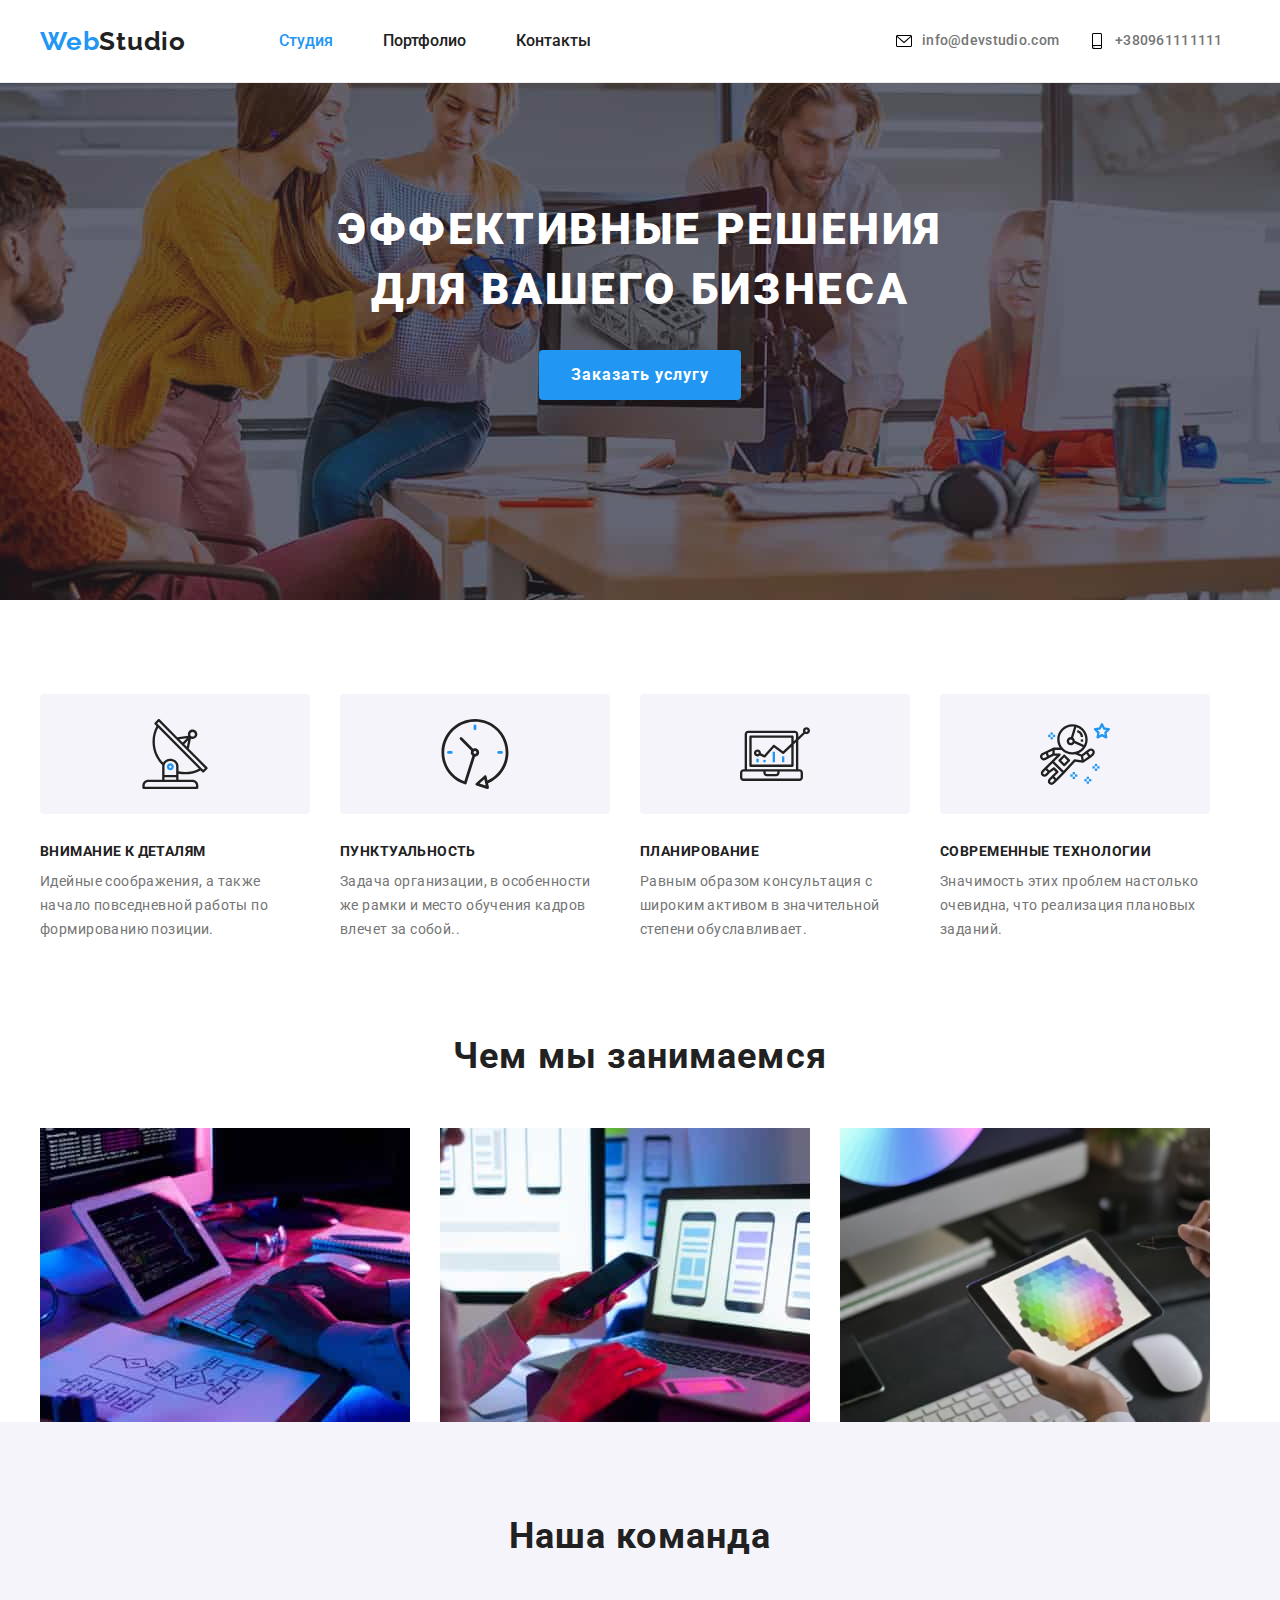
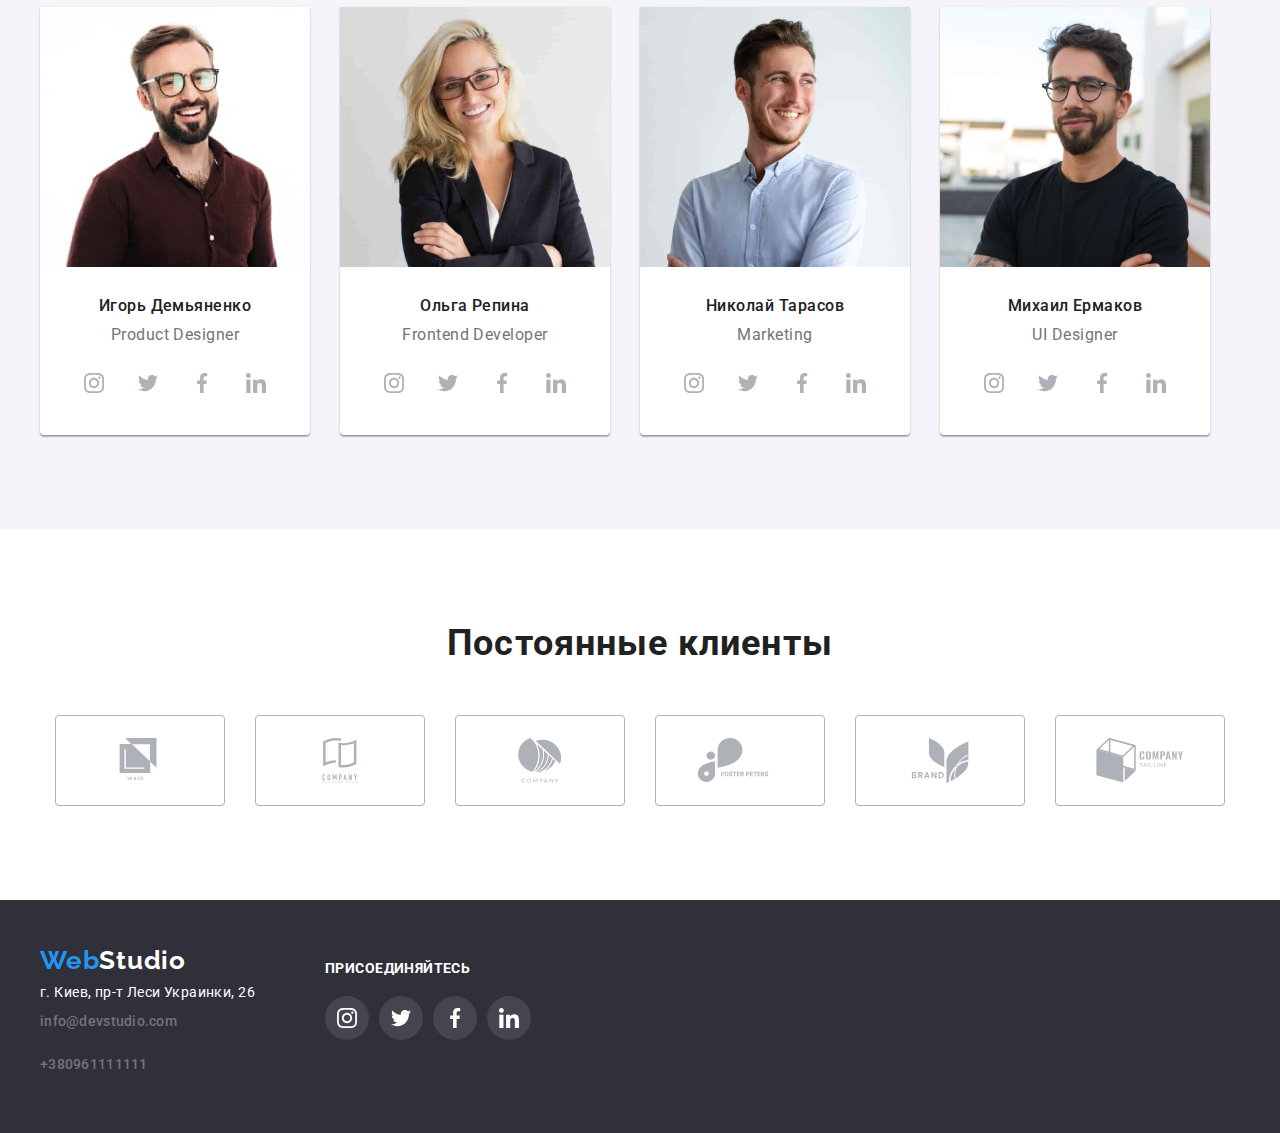
<file: index.html>
<!DOCTYPE html>
<html lang="en">

<head>
    <meta charset="UTF-8">
    <meta http-equiv="X-UA-Compatible" content="IE=edge">
    <meta name="viewport" content="width=device-width, initial-scale=1.0">
    <title>Home task 4</title>
    <link rel="stylesheet" href="https://cdnjs.cloudflare.com/ajax/libs/modern-normalize/0.2.0/modern-normalize.min.css">
    <link rel="preconnect" href="https://fonts.gstatic.com">
    <link href="https://fonts.googleapis.com/css2?family=Raleway:wght@700&family=Roboto:wght@400;500;700;900&display=swap" rel="stylesheet">
    <link rel="stylesheet" href="./css/style.css">   
</head>

<body>
    <header class="page-header">   
        <div class="container">
        <nav class="navigation">
            <a class="link logo" href="/" target="_blank" rel="noopener noreferrer"><span class="link"><span class="logo-web">Web</span>Studio</span></a>
            <ul class="list container-list" >
                <li class="container-item"><a class="link-item-nav link current" href="./index.html" target="_blank">Студия</a></li>
                <li class="container-item"><a class="link-item-nav link" href="./portfolio.html" target="_blank">Портфолио</a></li>
                <li class="container-item"><a class="link-item-nav link" href="">Контакты</a></li>
            </ul>
        </nav>        
            <div class="container-link">                                    
                <a class="link link-mailto" href="mailto:info@devstudio.com">
                    <svg class="icon-letter">
                        <use href="./images/sprite.svg#icon-envelope-hover"></use>
                    </svg>
                            info@devstudio.com
                </a>  
                <a class="link link-tel" href="tel:+380961111111">
                    <svg class="icon-smartfone">
                        <use href="./images/sprite.svg#icon-smartphone"></use>
                    </svg>
                        +380961111111
                </a>               
            </div>
        </div>       
    </header>
    <main class="main-content">        
        <section class="title-section overlay">
            <div class="hero">
                <h1 class="title-hero">Эффективные решения<br> для вашего бизнеса</h1>
                <button class="button-hero" type="button">Заказать услугу</button>
            </div>
        </section>        
        <section class="section-mark">
            <div class="container-mark-work">
                <h2 class="visually-hidden">Что мы ценим в наших сотрудниках</h2>
                <ul class="list-mark list">
                    <li class="mark-item">
                        <h3 class="list-title">Внимание к деталям</h3>
                        <p class="page-list-title">Идейные соображения, а также начало повседневной работы по формированию позиции.</p>
                    </li>
                    <li class="mark-item">
                        <h3 class="list-title">Пунктуальность</h3>
                         <p class="page-list-title">Задача организации, в особенности же рамки и место обучения кадров влечет за собой..</p>
                    </li>
                    <li class="mark-item">
                         <h3 class="list-title">Планирование</h3>
                        <p class="page-list-title">Равным образом консультация с широким активом в значительной степени обуславливает.</p>
                    </li>
                    <li class="mark-item">
                        <h3 class="list-title">Современные технологии</h3>
                        <p class="page-list-title">Значимость этих проблем настолько очевидна, что реализация плановых заданий.</p>
                    </li>
                </ul>
            </div>
        </section>
        <section>
                <h2 class="page-title">Чем мы занимаемся</h2>
                <ul class="list-work list">
                    <li class="work-item"><img src="images/studio/img.jpg" alt="десктопные приложения" width="370"></li>
                    <li class="work-item"><img src="images/studio/img(1).jpg" alt="мобильные приложения" width="370"></li>
                    <li class="work-item"><img src="images/studio/img(2).jpg" alt="колормания" width="370"></li>
                </ul>      
        </section>
        <section class="container-teem">
            <h2 class="page-title">Наша команда</h2>
            <ul class="list-command list">
                <li class="command-item">
                    <img src="images/studio/img(3).jpg" alt="Игорь Демьяненко" width="270">
                    <div class="title-list-blok">
                    <h3 class="title-list-command">Игорь Демьяненко</h3>
                    <p class="page-list-command">Product Designer</p>
                    <ul class="list social-icons">
                        <li class="social-icons-item">
                            <a href="" class="social-icons-link" target="_blank" rel="noopener noreferrer">
                                <svg class="icon">
                                    <use href="./images/sprite.svg#icon-instagram"></use>
                                </svg>
                            </a>
                        </li>
                        <li class="social-icons-item">
                            <a href="" class="social-icons-link" target="_blank" rel="noopener noreferrer">
                                <svg class="icon">
                                    <use href="./images/sprite.svg#icon-twitter"></use>
                                </svg>
                            </a>
                        </li>
                        <li class="social-icons-item">
                            <a href="" class="social-icons-link" target="_blank" rel="noopener noreferrer">
                                <svg class="icon">
                                    <use href="./images/sprite.svg#icon-facebook"></use>
                                </svg>
                            </a>
                        </li>
                        <li class="social-icons-item">
                            <a href="" class="social-icons-link" target="_blank" rel="noopener noreferrer">
                                <svg class="icon">
                                    <use href="./images/sprite.svg#icon-linkedin"></use>
                                </svg>
                            </a>
                        </li>
                    </ul>
                </div>                    
                </li>
                <li class="command-item">
                    <img src="images/studio/img(4).jpg" alt="Ольга Репина" width="270">
                    <div class="title-list-blok">
                    <h3 class="title-list-command">Ольга Репина</h3>
                    <p class="page-list-command">Frontend Developer</p>
                    <ul class="list social-icons">
                        <li class="social-icons-item">
                            <a href="" class="social-icons-link" target="_blank" rel="noopener noreferrer">
                                <svg class="icon">
                                    <use href="./images/sprite.svg#icon-instagram"></use>
                                </svg>
                            </a>
                        </li>
                        <li class="social-icons-item">
                            <a href="" class="social-icons-link" target="_blank" rel="noopener noreferrer">
                                <svg class="icon">
                                    <use href="./images/sprite.svg#icon-twitter"></use>
                                </svg>
                            </a>
                        </li>
                        <li class="social-icons-item">
                            <a href="" class="social-icons-link" target="_blank" rel="noopener noreferrer">
                                <svg class="icon">
                                    <use href="./images/sprite.svg#icon-facebook"></use>
                                </svg>
                            </a>
                        </li>
                        <li class="social-icons-item">
                            <a href="" class="social-icons-link" target="_blank" rel="noopener noreferrer">
                                <svg class="icon">
                                    <use href="./images/sprite.svg#icon-linkedin"></use>
                                </svg>
                            </a>
                        </li>
                    </ul>
                    </div>                    
                </li>
                <li class="command-item">
                    <img src="images/studio/img(5).jpg" alt="Николай Тарасов" width="270">
                    <div class="title-list-blok">
                    <h3 class="title-list-command">Николай Тарасов</h3>
                    <p class="page-list-command">Marketing</p>
                    <ul class="list social-icons">
                        <li class="social-icons-item">
                            <a href="" class="social-icons-link" target="_blank" rel="noopener noreferrer">
                                <svg class="icon">
                                    <use href="./images/sprite.svg#icon-instagram"></use>
                                </svg>
                            </a>
                        </li>
                        <li class="social-icons-item">
                            <a href="" class="social-icons-link" target="_blank" rel="noopener noreferrer">
                                <svg class="icon">
                                    <use href="./images/sprite.svg#icon-twitter"></use>
                                </svg>
                            </a>
                        </li>
                        <li class="social-icons-item">
                            <a href="" class="social-icons-link" target="_blank" rel="noopener noreferrer">
                                <svg class="icon">
                                    <use href="./images/sprite.svg#icon-facebook"></use>
                                </svg>
                            </a>
                        </li>
                        <li class="social-icons-item">
                            <a href="" class="social-icons-link" target="_blank" rel="noopener noreferrer">
                                <svg class="icon">
                                    <use href="./images/sprite.svg#icon-linkedin"></use>
                                </svg>
                            </a>
                        </li>
                    </ul>
                    </div>                    
                </li>
                <li class="command-item">
                    <img src="images/studio/img(6).jpg" alt="Михаил Ермаков" width="270">
                    <div class="title-list-blok">
                    <h3 class="title-list-command">Михаил Ермаков</h3>
                    <p class="page-list-command">UI Designer</p>
                    <ul class="list social-icons">
                        <li class="social-icons-item">
                            <a href="" class="social-icons-link" target="_blank" rel="noopener noreferrer">
                                <svg class="icon">
                                    <use href="./images/sprite.svg#icon-instagram"></use>
                                </svg>
                            </a>
                        </li>
                        <li class="social-icons-item">
                            <a href="" class="social-icons-link" target="_blank" rel="noopener noreferrer">
                                <svg class="icon">
                                    <use href="./images/sprite.svg#icon-twitter"></use>
                                </svg>
                            </a>
                        </li>
                        <li class="social-icons-item">
                            <a href="" class="social-icons-link" target="_blank" rel="noopener noreferrer">
                                <svg class="icon">
                                    <use href="./images/sprite.svg#icon-facebook"></use>
                                </svg>
                            </a>
                        </li>
                        <li class="social-icons-item">
                            <a href="" class="social-icons-link" target="_blank" rel="noopener noreferrer">
                                <svg class="icon">
                                    <use href="./images/sprite.svg#icon-linkedin"></use>
                                </svg>
                            </a>
                        </li>
                    </ul>
                    </div>                  
                </li>
            </ul>
        </section>
        <section>
            <div class="clients-block">
            <h2 class="page-title">Постоянные клиенты</h2>
            <ul class="clients list">
                <li class="client-item">
                    <a href="" class="client-icon-link" target="_blank" rel="noopener noreferrer">
                        <svg class="client-icon">
                            <use href="./images/sprite1.svg#icon-logo-1"></use>
                        </svg>
                    </a>
                </li>
                <li class="client-item">
                    <a href="" class="client-icon-link" target="_blank" rel="noopener noreferrer">
                        <svg class="client-icon">
                            <use href="./images/sprite1.svg#icon-logo-2"></use>
                        </svg>
                    </a>
                </li>
                <li class="client-item">
                    <a href="" class="client-icon-link" target="_blank" rel="noopener noreferrer">
                        <svg class="client-icon">
                            <use href="./images/sprite1.svg#icon-logo-3"></use>
                        </svg>
                    </a>
                </li>
                <li class="client-item">
                    <a href="" class="client-icon-link" target="_blank" rel="noopener noreferrer">
                        <svg class="client-icon">
                            <use href="./images/sprite1.svg#icon-logo-4"></use>
                        </svg>
                    </a>
                </li>
                <li class="client-item">
                    <a href="" class="client-icon-link" target="_blank" rel="noopener noreferrer">
                        <svg class="client-icon">
                            <use href="./images/sprite1.svg#icon-logo-5"></use>
                        </svg>
                    </a>
                </li>
                <li class="client-item">
                    <a href="" class="client-icon-link" target="_blank" rel="noopener noreferrer">
                        <svg class="client-icon">
                            <use href="./images/sprite1.svg#icon-logo-6"></use>
                        </svg>
                    </a>
                </li>
            </ul>
            </div>
        </section>
        </main>
    <footer class="footer">
        <div class="footer-blok">
            <div class="container-footer">
            <a class="link-footer link" href="/" target="_blank" rel="noopener noreferrer"><span class="link logo-footer"><span class="logo-web">Web</span>Studio</span></a>
            <address class="adress-nav">
            <p class="page-adress">г. Киев, пр-т Леси Украинки, 26</p>
            <a class="link link-mailto" href="mailto:info@devstudio.com">info@devstudio.com</a><br>
            <a class="link link-tel blok" href="tel:+380961111111">+380961111111</a>
            </address>
            </div>
            <div>
            <p class="page-footer">Присоединяйтесь</p>
            <ul class="list social-icons-footer">
                <li class="social-icons-item">
                    <a href="" class="social-icons-link-footer" target="_blank" rel="noopener noreferrer">
                        <svg class="icon-footer">
                            <use href="./images/sprite.svg#icon-instagram"></use>
                        </svg>
                    </a>
                </li>
                <li class="social-icons-item">
                    <a href="" class="social-icons-link-footer" target="_blank" rel="noopener noreferrer">
                        <svg class="icon-footer">
                            <use href="./images/sprite.svg#icon-twitter"></use>
                        </svg>
                    </a>
                </li>
                <li class="social-icons-item">
                    <a href="" class="social-icons-link-footer" target="_blank" rel="noopener noreferrer">
                        <svg class="icon-footer">
                            <use href="./images/sprite.svg#icon-facebook"></use>
                        </svg>
                    </a>
                </li>
                <li class="social-icons-item">
                    <a href="" class="social-icons-link-footer" target="_blank" rel="noopener noreferrer">
                        <svg class="icon-footer">
                            <use href="./images/sprite.svg#icon-linkedin"></use>
                        </svg>
                    </a>
                </li>
            </ul>
            </div>
        </div>
    </footer>

</body>

</html>
</file>
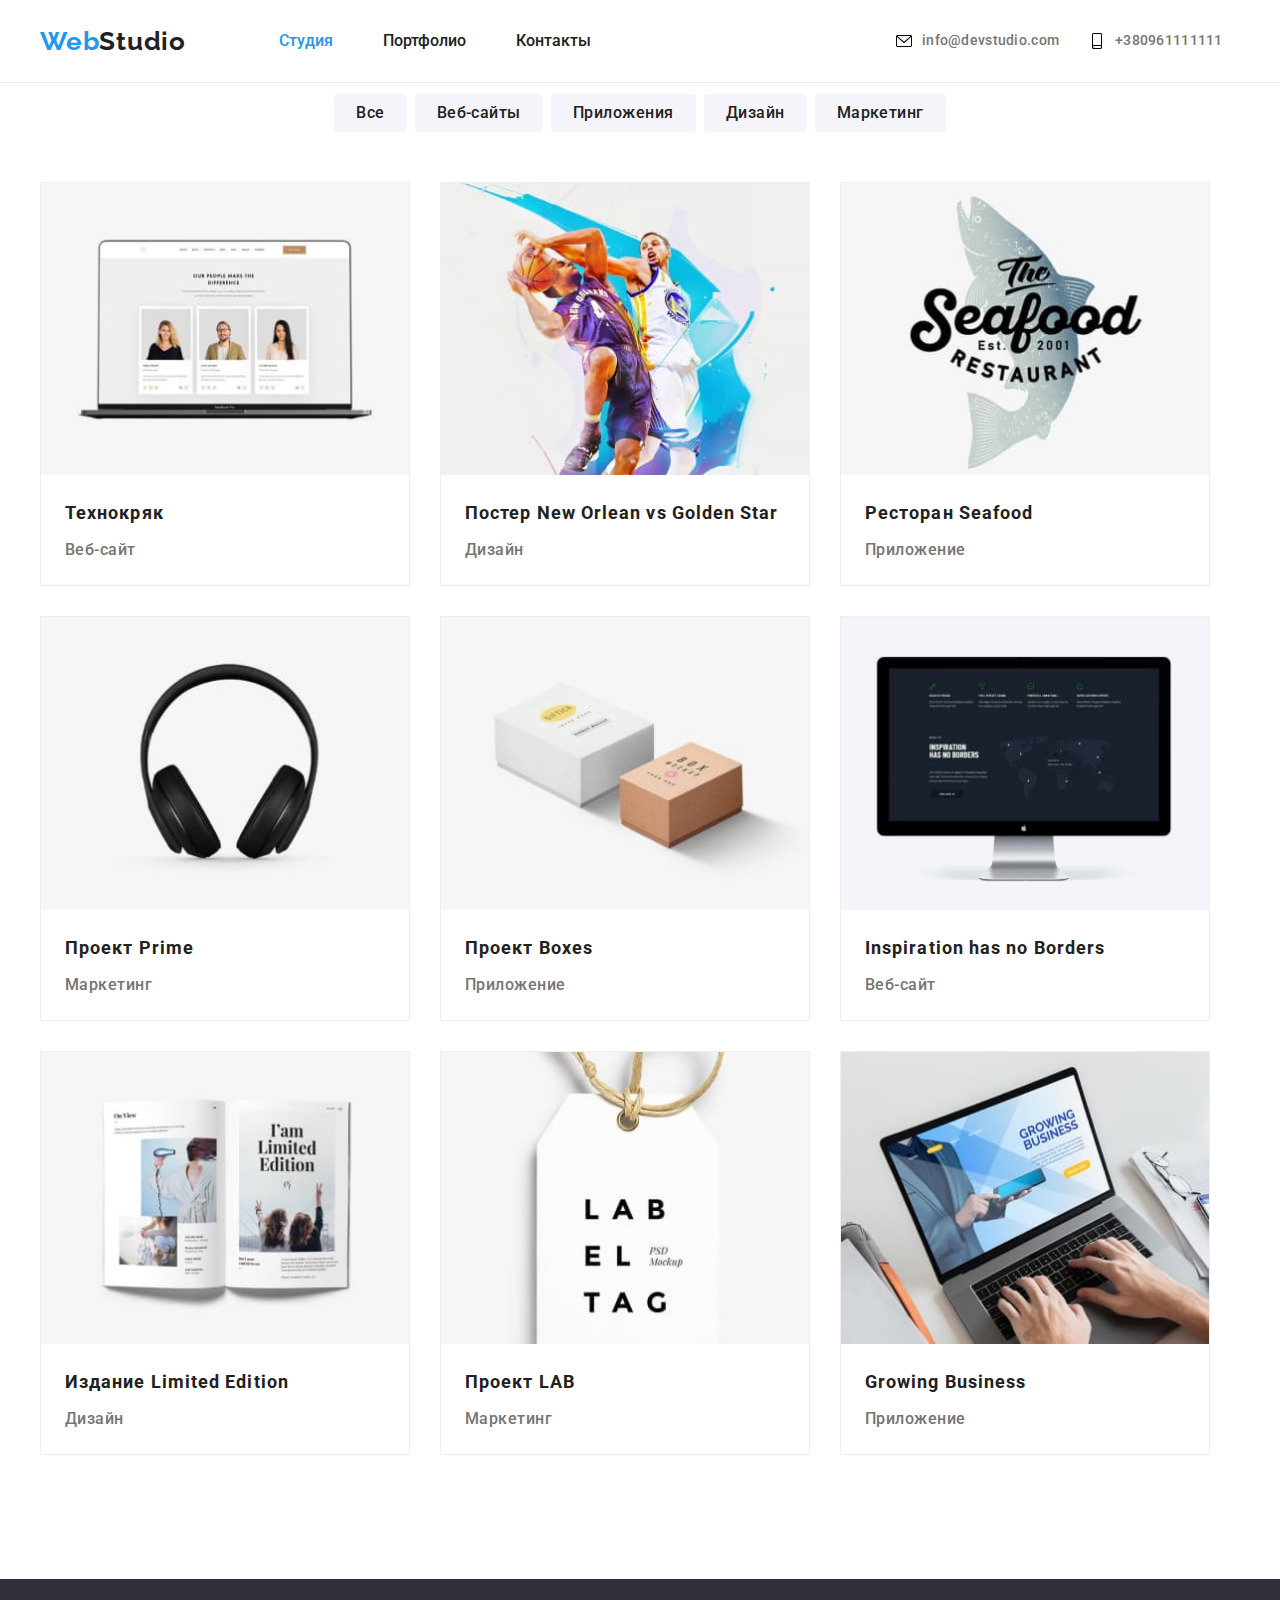
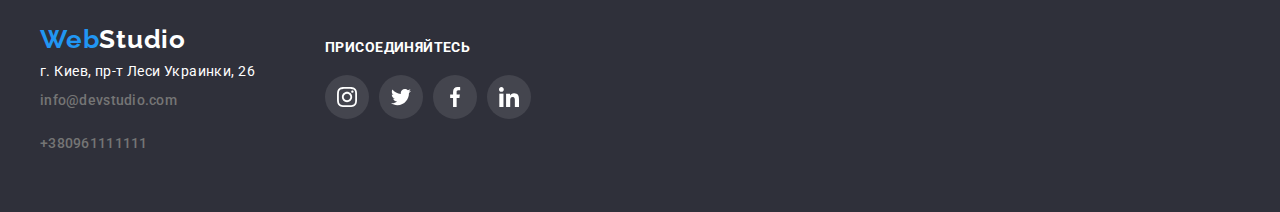
<file: portfolio.html>
<!DOCTYPE html>
<html lang="en">

<head>
    <meta charset="UTF-8">
    <meta http-equiv="X-UA-Compatible" content="IE=edge">
    <meta name="viewport" content="width=device-width, initial-scale=1.0">
    <title>portfolio</title>
    <link rel="stylesheet" href="https://cdnjs.cloudflare.com/ajax/libs/modern-normalize/0.2.0/modern-normalize.min.css">
    <link rel="preconnect" href="https://fonts.gstatic.com">
    <link href="https://fonts.googleapis.com/css2?family=Raleway:wght@700&family=Roboto:wght@400;500;700;900&display=swap" rel="stylesheet">
    <link rel="stylesheet" href="./css/style.css">
</head>

<body>
    <header class="page-header">   
        <div class="container">
        <nav class="navigation">
            <a class="link logo" href="/" target="_blank" rel="noopener noreferrer"><span class="link"><span class="logo-web">Web</span>Studio</span></a>
            <ul class="list container-list" >
                <li class="container-item"><a class="link current" href="./index.html" target="_blank">Студия</a></li>
                <li class="container-item"><a class="link" href="./portfolio.html" target="_blank">Портфолио</a></li>
                <li class="container-item"><a class="link" href="">Контакты</a></li>
            </ul>
        </nav>        
        <div class="container-link">                                    
            <a class="link link-mailto" href="mailto:info@devstudio.com">
                <svg class="icon-letter">
                    <use href="./images/sprite.svg#icon-envelope-hover"></use>
                </svg>
                        info@devstudio.com
            </a>  
            <a class="link link-tel" href="tel:+380961111111">
                <svg class="icon-smartfone">
                    <use href="./images/sprite.svg#icon-smartphone"></use>
                </svg>
                    +380961111111
            </a>               
        </div>
        </div>       
    </header>
        <section class="filter-section">
            <div class="container-portfolio">
               <div class="container-button">
                    <h2 class="visually-hidden">Фильтры</h2>
                    <ul class="filter-list list">
                    <li class="filter-item">
                        <button class="button-portfolio" type="button">Все</button>
                    </li>
                    <li class="filter-item">
                    <button class="button-portfolio" type="button">Веб-сайты</button> 
                    </li>
                    <li class="filter-item">
                    <button class="button-portfolio" type="button">Приложения</button> 
                    </li>
                    <li class="filter-item">
                    <button class="button-portfolio" type="button">Дизайн</button> 
                    </li>
                    <li class="filter-item">
                    <button class="button-portfolio" type="button">Маркетинг</button> 
                    </li>
                    </ul>                         
                </div>             
                <ul class="cards-list list">
                    <li class="cards-item">
                    <a class="link" href="" target="_blank">
                        <img src="images/portfolio/img.jpg" alt="" width="370">
                        <div class="portfolio-blok">
                            <h3 class="page-title-portfolio">Технокряк</h3>
                            <p class="page-portfolio">Веб-сайт</p>
                        </div>
                    </a>
                    </li>
                    <li class="cards-item">
                    <a class="link" href="" target="_blank">
                        <img src="images/portfolio/img(1).jpg" alt="" width="370">
                        <div class="portfolio-blok">
                        <h3 class="page-title-portfolio">Постер New Orlean vs Golden Star</h3>
                        <p class="page-portfolio">Дизайн</p>
                        </div>
                    </a>
                    </li>
                    <li class="cards-item">
                    <a class="link" href="" target="_blank">
                        <img src="images/portfolio/img(2).jpg" alt="" width="370">
                        <div class="portfolio-blok">
                        <h3 class="page-title-portfolio">Ресторан Seafood</h3>
                        <p class="page-portfolio">Приложение</p>
                        </div>
                    </a>
                    </li>
                    <li class="cards-item">
                    <a class="link" href="" target="_blank">
                        <img src="images/portfolio/img(3).jpg" alt="" width="370">
                        <div class="portfolio-blok">
                        <h3 class="page-title-portfolio">Проект Prime</h3>
                        <p class="page-portfolio">Маркетинг</p>
                        </div>
                    </a>
                    </li>
                    <li class="cards-item">
                    <a class="link" href="" target="_blank">
                        <img src="images/portfolio/img(4).jpg" alt="" width="370">
                        <div class="portfolio-blok">
                        <h3 class="page-title-portfolio">Проект Boxes</h3>
                        <p class="page-portfolio">Приложение</p>
                        </div>
                    </a>
                    </li>
                    <li class="cards-item">
                    <a class="link" href="" target="_blank">
                        <img src="images/portfolio/img(5).jpg" alt="" width="370">
                        <div class="portfolio-blok">
                        <h3 class="page-title-portfolio">Inspiration has no Borders</h3>
                        <p class="page-portfolio">Веб-сайт</p>
                        </div>
                    </a>
                    </li>
                    <li class="cards-item">
                    <a class="link" href="" target="_blank">
                        <img src="images/portfolio/img(6).jpg" alt="" width="370">
                        <div class="portfolio-blok">
                        <h3 class="page-title-portfolio">Издание Limited Edition</h3>
                        <p class="page-portfolio">Дизайн</p>
                        </div>
                    </a>
                    </li>
                    <li class="cards-item">
                    <a class="link" href="" target="_blank">
                        <img src="images/portfolio/img(7).jpg" alt="" width="370">
                        <div class="portfolio-blok">
                        <h3 class="page-title-portfolio">Проект LAB</h3>
                        <p class="page-portfolio">Маркетинг</p>
                        </div>
                    </a>
                    </li>
                    <li class="cards-item">
                    <a class="link" href="" target="_blank">
                        <img src="images/portfolio/img(8).jpg" alt="" width="370">
                        <div class="portfolio-blok">
                        <h3 class="page-title-portfolio">Growing Business</h3>
                        <p class="page-portfolio">Приложение</p>
                        </div>
                    </a>
                    </li>
                </ul>
            </div>
        </section>
        <footer class="footer">
            <div class="footer-blok">
                <div class="container-footer">
                <a class="link-footer link" href="/" target="_blank" rel="noopener noreferrer"><span class="link logo-footer"><span class="logo-web">Web</span>Studio</span></a>
                <address class="adress-nav">
                <p class="page-adress">г. Киев, пр-т Леси Украинки, 26</p>
                <a class="link link-mailto" href="mailto:info@devstudio.com">info@devstudio.com</a><br>
                <a class="link link-tel blok" href="tel:+380961111111">+380961111111</a>
                </address>
                </div>
                <div>
                <p class="page-footer">Присоединяйтесь</p>
                <ul class="list social-icons-footer">
                    <li class="social-icons-item">
                        <a href="" class="social-icons-link-footer" target="_blank" rel="noopener noreferrer">
                            <svg class="icon-footer">
                                <use href="./images/sprite.svg#icon-instagram"></use>
                            </svg>
                        </a>
                    </li>
                    <li class="social-icons-item">
                        <a href="" class="social-icons-link-footer" target="_blank" rel="noopener noreferrer">
                            <svg class="icon-footer">
                                <use href="./images/sprite.svg#icon-twitter"></use>
                            </svg>
                        </a>
                    </li>
                    <li class="social-icons-item">
                        <a href="" class="social-icons-link-footer" target="_blank" rel="noopener noreferrer">
                            <svg class="icon-footer">
                                <use href="./images/sprite.svg#icon-facebook"></use>
                            </svg>
                        </a>
                    </li>
                    <li class="social-icons-item">
                        <a href="" class="social-icons-link-footer" target="_blank" rel="noopener noreferrer">
                            <svg class="icon-footer">
                                <use href="./images/sprite.svg#icon-linkedin"></use>
                            </svg>
                        </a>
                    </li>
                </ul>
                </div>
            </div>
        </footer>

</body>

</html>
</file>
<file: css/style.css>
html {
	box-sizing: border-box;
}
*,
*::after,
*::before {
	box-sizing: inherit;
}

h1,
h2,
h3,
h4,
h5,
h6,
p {
	margin-top: 0;
    margin-bottom: 0;
}

.list {
	list-style: none;
	padding-left: 0;
	margin-top: 0;
    margin-bottom: 0;
}

body {
    font-family: 'Raleway', sans-serif;
    font-family: 'Roboto', sans-serif; 
    font-style: normal;
    font-weight: 500;
    color: #212121;
    background-color: #FFFFFF;
    
}
.img {
    display: block;
    max-width: 100%;
    height: auto;
    }

    address {
        font-style: normal;
    }

:root {
    --main-text-color: #212121;
    --accent-color: #2196F3;
    --title-color: #212121;
    --dark-bg-color: #2F303A;
    --second-bg-color: #E5E5E5;
    --mailto-color:#757575;
    --text-button:#FFFFFF;
    --bg-button:#2196F3;
    --page-portfolio:#757575;
    --page-title-portfolio:#212121;
    --mailto-footer:rgba(255, 255, 255, 0.6);
    --tel-footer:rgba(255, 255, 255, 0.6);
    --icon-color: #AFB1B8;
    --icon-footer-color:#FFFFFF;
    --animation: 250ms ease-in;

    }

.visually-hidden {
    position: absolute !important;
    clip: rect(1px 1px 1px 1px);
    clip: rect(1px, 1px, 1px, 1px);
    padding: 0 !important;
    border: 0 !important;
    height: 1px !important;
    width: 1px !important;
    overflow: hidden;
  }

.link {
    display: block;
    text-decoration: none;
    color: inherit;
    transition: color var(--animation);
    }

.link.current{
    color: var(--accent-color)   
}

.link:hover,
.link:focus
{
    color: var(--accent-color);
}

.link .mailto-footer:hover{
    color: var(--accent-color);
}
.link .mailto-footer:focus{
    color: var(--accent-color);
}

.link .logo:hover{
    color: var(--accent-color);
}
.link .logo:focus{
    color: var(--accent-color);
}

.link .logo-footer:hover{
    color: var(--accent-color);
}
.link .logo-footer:focus{
    color: var(--accent-color);
}

.mailto-footer {
    font-size: 14px;
    line-height: 1.71;
    letter-spacing: 0.03em;
    color: var(--mailto-footer);
    transition:  color var(--animation);
}


.container-link {
    display: flex;
    transition: color var(--animation);
}
.link-mailto {
    /*margin-right: 50px;*/
    display: flex;
    margin-right: 30px;
    font-size: 14px;
    line-height: 1.14;
    letter-spacing: 0.02em;
    color: var(--mailto-color);
    transition: color var(--animation);
}

.link-mailto:hover .icon-letter,
.link-mailto:focus .icon-letter {
    fill: var(--accent-color); 
}

.link-tel:hover .icon-smartfone,
.link-tel:focus .icon-smartfone {
    fill: var(--accent-color); 
}


.list-link {
    margin-right: 50px;
    align-items: center;
    transition: color var(--animation);
}

.link-tel {
    display: flex;
    font-size: 14px;
    line-height: 1.14;
    letter-spacing: 0.02em;
    color: var(--mailto-color);
    transition: color var(--animation);
}

.tel-footer {
    font-size: 14px;
    line-height: 1.71;
    letter-spacing: 0.03em;
    color: var(--mailto-footer);
    transition: color var(--animation);
}

.list,
.list-command {
    list-style: none;    
  }

  .button {
    font-weight: 500;
    font-size: 16px;
    line-height: 1.62;       
    letter-spacing: 0.03em;
    color: var(--title-color);
    cursor: pointer;
    transition: color var(--animation), background-color var(--animation);     
}

.button-portfolio {
    padding: 6px 22px;
    font-weight: 500;
    font-size: 16px;
    line-height: 1.62;    
    letter-spacing: 0.03em;
    color: var(--title-color);
    cursor: pointer;
    background: #F5F4FA;
    border-radius: 4px;
    border: none;
    transition: color var(--animation);
}

.button-portfolio:hover {
    color: var(--text-button);
    background-color: var(--bg-button);
    box-shadow: 0px 3px 1px rgba(0, 0, 0, 0.1),
    0px 1px 2px rgba(0, 0, 0, 0.08),
    0px 2px 2px rgba(0, 0, 0, 0.12);
}

.button-portfolio:focus {
    color: var(--text-button);
    background-color: var(--bg-button);
}

.title {
    font-weight: 900;
    font-size: 44px;
    line-height: 1.36;       
    text-align: center;
    letter-spacing: 0.06em;
    text-transform: uppercase;    
    color: #FFFFFF;
}


.socials-list {
    font-weight: 600;
    font-size: 11px;
    line-height: 1.36;
    color: var(--title-color);
  }
  
  .social-icons .icon {
      width: 20px;
      height: 20px;
      transition: fill var(--animation);
  }

  .social-icons-footer .icon-footer {
    width: 20px;    
    height: 20px;
}

  .social-icons {
      display: flex;
      justify-content: center;
      
  }

  .social-icons-footer {
    display: flex;
    justify-content: center;
    padding-bottom: 30px;
}

  .social-icons-link {
    display: flex;
    justify-content: center;
    align-items: center;
    width: 44px;
    height: 44px;
    border-radius: 50%;
  }

  .social-icons-link-footer {
    display: flex;
    justify-content: center;
    align-items: center;
    width: 44px;
    height: 44px;
    background-color: rgba(255, 255, 255, 0.1);;
    border-radius: 50%;
  }

  .social-icons-link-footer:hover {
     color: var(--accent-color); 
  }

  

  .social-icons-item + .social-icons-item {
      margin-left: 10px;
  }

  .icon,
  .client-icon {
      fill: var(--icon-color);    
  }

  .icon-footer {
    fill: var(--icon-footer-color)
  }

  .list-command a {
      color:#fff;
  }

  .social-icons-link:hover,
  .social-icons-link:focus {
      background-color: var(--accent-color);
  }

  .social-icons-link:hover .icon,
  .social-icons-link:focus .icon {
      fill: currentColor;
  }

  .social-icons-link-footer:hover,
  .social-icons-link-footer:focus {
    background-color: var(--accent-color);
  }

  .letter-link:hover .icon-letter,
  .letter-link:focus .icon-letter {
      fill: var(--accent-color)
  }

  .smartfone-link:hover .icon-smartfone,
  .smartfone-link:focus .icon-smartfone {
      fill: var(--accent-color)
  }

  .letter-link {
   
    margin-right: 10px;  
    width: 16px;
    height: 16px;
  } 

  .smartfone-link {
    margin-right: 10px;  
    width: 16px;
    height: 16px; 
  }
  

  .letter {
    display: flex;
    align-items: center;
  }

  .social-icons-link:hover .icon-smartfone,
  .social-icons-link:focus .icon-smartfone {
      fill: var(--accent-color)
  }

  .clients {
      display: flex;
      justify-content: center;
      margin-left: auto;
      margin-right: auto;
      background-color: #fff;
  }

  .client-item + .client-item {
      margin-left: 30px;
  }

  .client-icon-link:hover,
  .client-icon-link:focus {
    border: 1px solid var(--accent-color);  
  }  

  .client-icon-link:hover .client-icon,
  .client-icon-link:focus .client-icon {
    fill: var(--accent-color);    
  }
  
  .client-icon {
   display: flex;
    max-height: 45px;
  }


  .client-icon-link {
    display: flex;
    align-items: center;  
    width: 170px;
    padding-top: 22px;
    padding-bottom: 22px;
    border: 1px solid #AFB1B8;
    box-sizing: border-box;
    border-radius: 4px;
  }

  .clients-block {
      padding-top: 94px;
      padding-bottom: 94px;
  }



  .logo,
  .logo-footer {
    font-family: Raleway;
    font-style: normal;
    font-weight: bold;
    font-size: 26px;
    line-height: 1.19px;       
    letter-spacing: 0.03em;
    
  }

  .logo {
    margin-right: 93px;
    color: var(--main-text-color);
  }

  .logo-footer {    
    color: var( --text-button);
  }

  .logo-web {
    color: var(--accent-color);
}

.hero {    
    display: flex;
    flex-direction: column;
    margin-right: auto;
    margin-left: auto;
    align-items: center;
    padding-top: 200px;
    padding-bottom: 200px;
    
}

.overlay {
    max-width: 1600px;
    height: 600px;
    margin-left: auto;
    margin-right: auto;
    background-image: linear-gradient(
    to right,
    rgba(47, 48, 58, 0.4),
    rgba(47, 48, 58, 0.4)
    ),
    url(../images/studio/Img\(9\).jpg);
    background-repeat: no-repeat;
    background-size: cover;
    background-position: center;
}

.title-section {
    background-color: #2F303A;

}


.title-hero {
    margin-bottom: 30px;
    font-family: Roboto;
    font-style: normal;
    font-weight: 900;
    font-size: 44px;
    line-height: 1.36;
    text-align: center;
    letter-spacing: 0.06em;
    text-transform: uppercase;
    color: #FFFFFF;
     
}

.button-hero {
    padding: 10px 32px 10px 32px;
    font-weight: bold;
    font-size: 16px;
    line-height: 1.87;    
    letter-spacing: 0.06em;
    color: #FFFFFF;
    background: #2196F3;   
    border-radius: 4px;
    cursor: pointer;
    min-width: 200px;
    border: none;
        
    }

    .list-title {
    margin-bottom: 10px;
    font-weight: bold;
    font-size: 14px;
    line-height: 1.14;
    letter-spacing: 0.03em;
    text-transform: uppercase;
    color: #212121;
}

    .page-list-title {
        font-weight: normal;
        font-size: 14px;
        line-height: 1.71;
        letter-spacing: 0.03em;
        color: #757575;
    }

    .page-title {
        margin-left: auto;
        margin-right: auto;
        margin-bottom: 50px;
        min-width: 380px;
        text-align: center;
        font-weight: bold;
        font-size: 36px;
        line-height: 1.16;
        letter-spacing: 0.03em;
        color: #212121;
    }

    .title-list-command {
        font-weight: 500;
        font-size: 16px;
        line-height: 1.18;        
        letter-spacing: 0.03em;
        color: #212121;
    }

    .title-list-blok {
        padding-top: 30px;
        padding-bottom: 30px;
        text-align: center;
    }

    .page-list-command {
        font-weight: normal;
        font-size: 16px;
        line-height: 1.18;
        letter-spacing: 0.03em;
        color: #757575;
    }

    .footer {
        background-color: #2F303A;
        
        }

    .page-adress {
        margin-bottom: 9px;
        font-weight: normal;
        font-style: normal;
        font-size: 14px;
        line-height: 1.71;        
        letter-spacing: 0.03em;
        color: #FFFFFF;
    }

    .link .link-mailto {      
        font-weight: normal;
        font-size: 14px;
        line-height: 1.71;        
        letter-spacing: 0.03em;
        color: rgba(255, 255, 255, 0.6);
    }

    .link .tel-footer {
        font-weight: normal;
        font-size: 14px;
        line-height: 1.71;      
        letter-spacing: 0.03em;
        color: var(--link-mailto-footer);
    }

    .page-title-portfolio {
        font-weight: bold;
        font-size: 18px;
        line-height: 2.0;
        letter-spacing: 0.06em;
        color: var(--page-title-portfolio);
    }

    .page-portfolio {        
        font-size: 16px;
        line-height: 1.87;        
        letter-spacing: 0.03em;
        color: var(--page-portfolio);
    }

    .page-header {
        position: fixed;
        top: 0px;
        right: 0px;
        left: 0px;
        display: flex;
        align-items: center;
        /*padding-top: 24px;
        padding-bottom: 25px;*/
        background-color: #FFFFFF;
        border-bottom: 1px solid #ECECEC;
               
    }

    .container {
        display: flex;
        width: 1200px;
        margin-right: auto;
        margin-left: auto;
        align-items: center;
        
                    
    }

    .navigation {
        display: flex;
        align-items: center;
        margin-right: 305px;
        
    }

    .container-list {
        display: flex;
        margin-left: auto;
        align-items: center;
                
    }

    .logo {
        align-items: center; 
    }

   
    .container-item {
        margin-right: 50px;
        padding-top: 32px;
        padding-bottom: 32px;
    }

    

    .container-item:last-child {
        margin-right: 0;
    }

    .list-mark {
        display: flex;
        width: 1200px;
        margin-left: auto;
        margin-right: auto;
        
    }

    .mark-item {
        width: 270px;        
    }

    .mark-item::before{
        content: "";
        display: block;
        height: 120px;        
        background-repeat: no-repeat;
        background-size: 70px 70px;
        background-position: center;
        background-color: #F5F4FA;
        border-radius: 4px;
        margin-bottom: 30px;
    }

    .mark-item:nth-child(1)::before {        
        background-image: url(../images/studio/mark-items/antenna\ 1.svg);
    }

    .mark-item:nth-child(2)::before {
        background-image: url(../images/studio/mark-items/clock\ 1.svg);
    }

    .mark-item:nth-child(3)::before {
        background-image: url(../images/studio/mark-items/diagram\ 1.svg);
    }

    .mark-item:nth-child(4)::before {
        background-image: url(../images/studio/mark-items/astronaut\ 1.svg);
    }

    .list-mark .mark-item +.mark-item {
        margin-left: 30px;
    }

    

    .list-work {
        display: flex;
        width: 1200px;
        margin-left: auto;
        margin-right: auto;
    }

    .work-item {
        width: 370px;
    }

    .list-work .work-item +.work-item {
        margin-left: 30px;
    }

    .container-mark-work {
        padding-top: 94px;
        padding-bottom: 94px;
        
    }

    .container-teem {
        padding-top: 94px;
        padding-bottom: 94px;
        background-color: #F5F4FA;
    }

    .list-command {
        display: flex;
        width: 1200px;
        margin-left: auto;
        margin-right: auto;
    }

    .command-item {
        width: 270px;
        background: #FFFFFF;
        box-shadow: 0px 1px 3px rgba(0, 0, 0, 0.12),
         0px 1px 1px rgba(0, 0, 0, 0.14),
        0px 2px 1px rgba(0, 0, 0, 0.2);
        border-radius: 0px 0px 4px 4px;
    }

    .list-command .command-item +.command-item {
        margin-left: 30px;
    }

    .title-list-command,
    .page-list-command {
        text-align: center;
    }

    .page-list-command {
        margin-top: 10px;
        margin-bottom: 16px;
    }

    .container-footer {
        margin-right: 70px;
        
         }

    .link-footer.link {
        margin-bottom: 20px;
    }

    .adress-nav {
        margin-top: 20px;
    }
    address.link-mailto {
        font-style: normal;        
    }    

    .blok {
        display: block;
        margin-top: 9px;
    }

    .footer {
        display: flex;
        justify-content: center;       
        
    }

    .footer-blok {
        display: flex;
        width: 1200px;
        padding-top: 60px;
        padding-bottom: 60px;
    }

    .page-footer {
        padding-bottom: 20px;
        font-style: normal;
        font-weight: bold;
        font-size: 14px;
        line-height: 16px;
        letter-spacing: 0.03em;
        text-transform: uppercase;
        color: #FFFFFF;
    }

    .letter {
        display: flex;
        align-items: center;
    }

    .smartfone {
        display: flex;
        align-items: center;
    }

    .icon-letter {
        margin-right: 10px;
        width: 16px;
        height: 16px;
    }

    .icon-smartfone {
        margin-right: 10px;
        width: 16px;
        height: 16px;
    }
    
    /*Портфолио*/

    
    .filter-section {
        padding-top: 94px;
        padding-bottom: 94px;
    }

    .filter-list {
        display: flex; 
        justify-content: center;
             
    }

    .container-button {
        margin-bottom: 50px;
    }

    .filter-list .filter-item + .filter-item {
        margin-left: 8px;      
    }

    img {
        max-width: 100%;
        display: block;
        height: auto;
    }
    

    .cards-list {
        display: flex;
        flex-wrap: wrap;
        width: 1200px;
        margin-right: auto;
        margin-left: auto;
        align-items: center;       
        
    }

    .cards-item {
        width: 370px;
        margin-right: 30px;
        border: 1px solid #EEEEEE;
        margin-bottom: 30px;
    }

    .cards-item:nth-child(3n) {
        margin-right: 0;
    }

    .cards-item:hover,
    .cards-item:focus
    {
        box-shadow: 0px 1px 1px rgba(0, 0, 0, 0.12),
        0px 4px 4px rgba(0, 0, 0, 0.06),
        1px 4px 6px rgba(0, 0, 0, 0.16);
    }

    .page-title-portfolio,
    .page-portfolio {
        width: 322px;
        
    }

    .page-title-portfolio {
     margin-bottom: 4px;
    }
    

    .portfolio-blok {
        padding-top: 20px;
        padding-bottom: 20px;
        padding-left: 24px;
        padding-right: 24px;
          
    }
</file>
